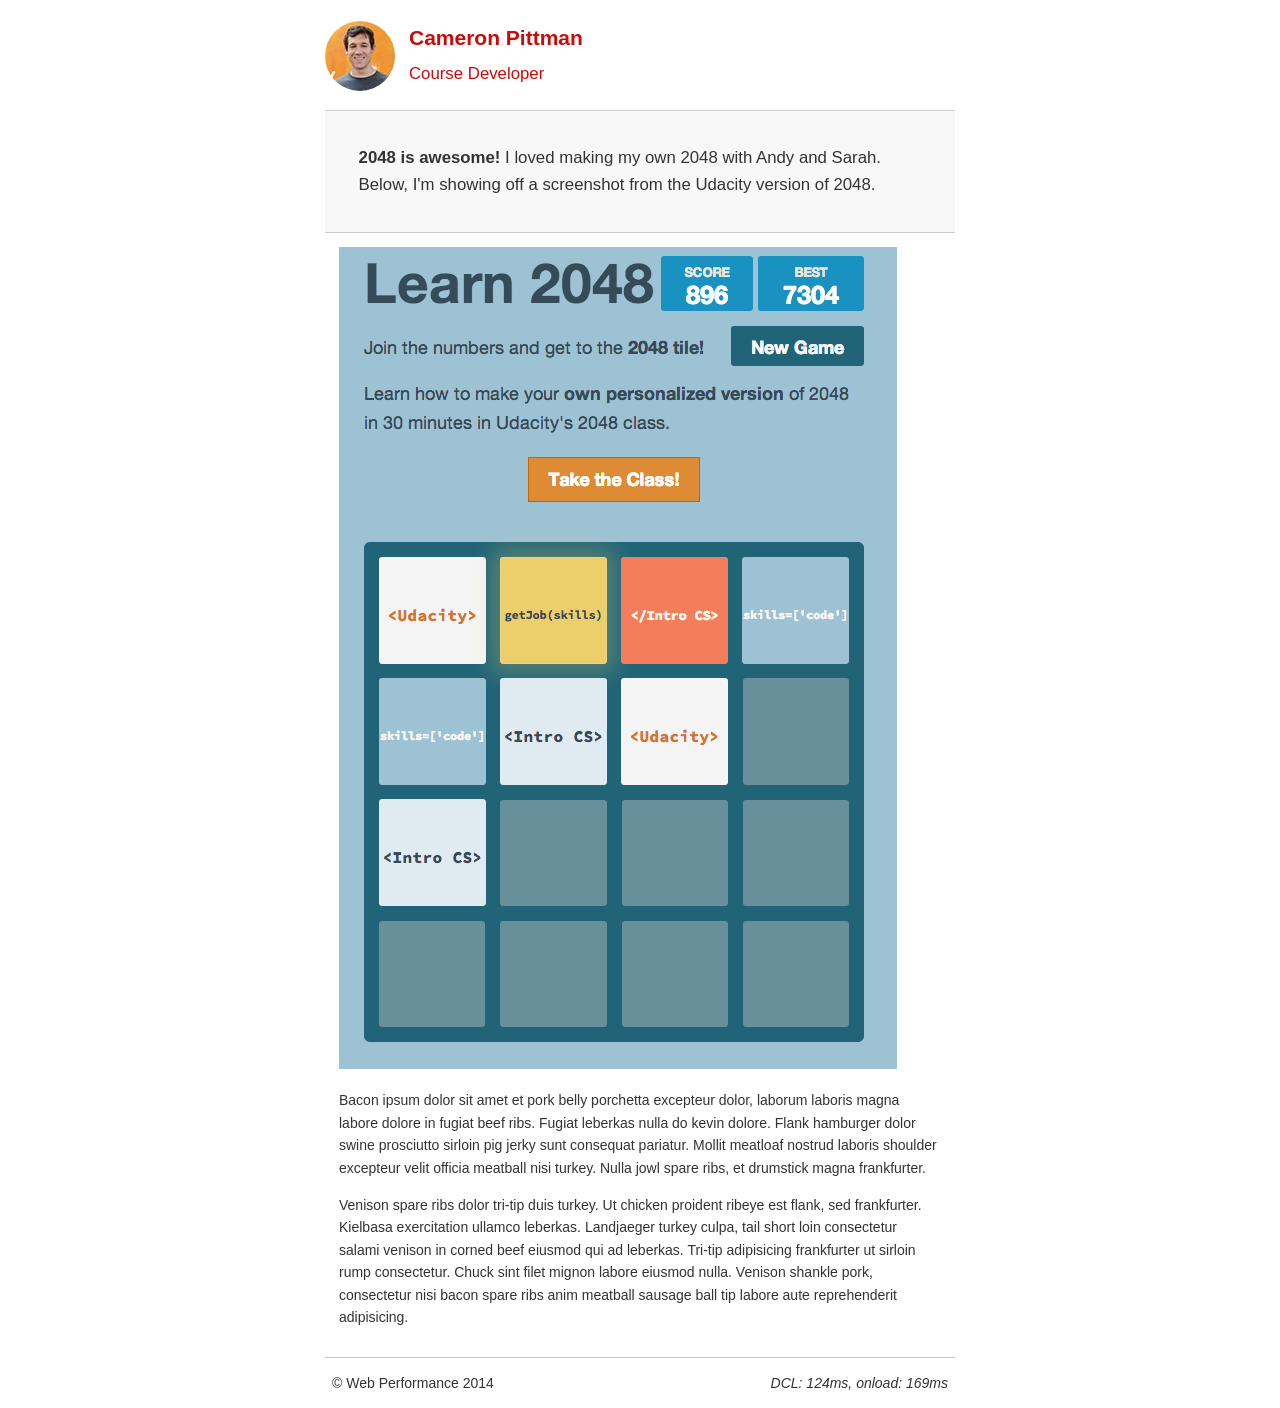
<file: project-2048.html>
<!DOCTYPE html>
<html lang="en">
  <head>
    <meta charset="utf-8">
    <meta name="viewport" content="width=device-width, initial-scale=1">
    <meta name="description" content=" FILL ME IN ">
    <meta name="author" content=" FILL ME IN ">
    <title>Cameron Pittman: Portfolio</title>

    <!-- Hmm, what is the impact of web fonts on speed? Measure it... -->
    <!-- <link href="//fonts.googleapis.com/css?family=Open+Sans:400,700" rel="stylesheet"> -->

    <link href="css/style.css" rel="stylesheet">
    <link href="css/print.css" rel="stylesheet">

    <script>
      (function(w,g){w['GoogleAnalyticsObject']=g;
      w[g]=w[g]||function(){(w[g].q=w[g].q||[]).push(arguments)};w[g].l=1*new Date();})(window,'ga');

      // Optional TODO: replace with your Google Analytics profile ID.
      ga('create', 'UA-XXXX-Y');
      ga('send', 'pageview');
    </script>
    <script src="//www.google-analytics.com/analytics.js"></script>
    <script src="js/perfmatters.js"></script>
  </head>

  <body>
    <header>
      <a href="/"><img src="img/profilepic.jpg"></a>
      <p>Cameron Pittman<br><span>Course Developer</span></p>
    </header>

    <div class="container">
      <div class="hero">
        <strong>2048 is awesome!</strong> I loved making my own 2048 with Andy and Sarah. Below, I'm showing off a screenshot from the Udacity version of 2048.
      </div>

      <div class="content">

        <img class="img-responsive" src="img/2048.png">

        <p>Bacon ipsum dolor sit amet et pork belly porchetta excepteur dolor, laborum laboris magna labore dolore in fugiat beef ribs. Fugiat leberkas nulla do kevin dolore. Flank hamburger dolor swine prosciutto sirloin pig jerky sunt consequat pariatur. Mollit meatloaf nostrud laboris shoulder excepteur velit officia meatball nisi turkey. Nulla jowl spare ribs, et drumstick magna frankfurter.</p>

        <p>Venison spare ribs dolor tri-tip duis turkey. Ut chicken proident ribeye est flank, sed frankfurter. Kielbasa exercitation ullamco leberkas. Landjaeger turkey culpa, tail short loin consectetur salami venison in corned beef eiusmod qui ad leberkas. Tri-tip adipisicing frankfurter ut sirloin rump consectetur. Chuck sint filet mignon labore eiusmod nulla. Venison shankle pork, consectetur nisi bacon spare ribs anim meatball sausage ball tip labore aute reprehenderit adipisicing.</p>

    </div>

    <footer>
      <p>&copy; Web Performance 2014 <span id="crp-stats"></span></p>
    </footer>
  </body>
</html>
</file>
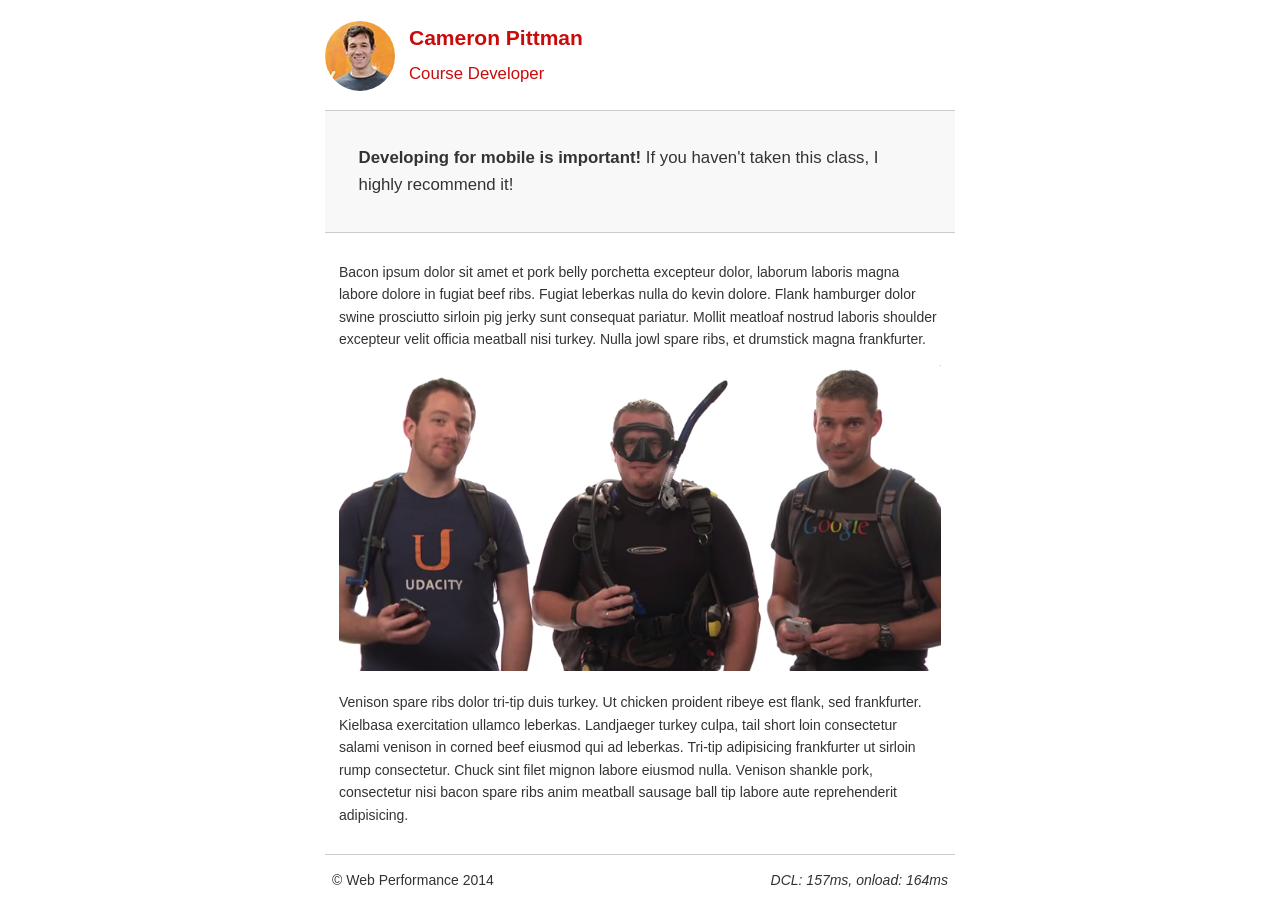
<file: project-mobile.html>
<!DOCTYPE html>
<html lang="en">
  <head>
    <meta charset="utf-8">
    <meta name="viewport" content="width=device-width, initial-scale=1">
    <meta name="description" content=" FILL ME IN ">
    <meta name="author" content=" FILL ME IN ">
    <title>Cameron Pitman: Portfolio</title>

    <!-- Hmm, what is the impact of web fonts on speed? Measure it... -->
    <!-- <link href="//fonts.googleapis.com/css?family=Open+Sans:400,700" rel="stylesheet"> -->

    <link href="css/style.css" rel="stylesheet">
    <link href="css/print.css" rel="stylesheet">

    <script>
      (function(w,g){w['GoogleAnalyticsObject']=g;
      w[g]=w[g]||function(){(w[g].q=w[g].q||[]).push(arguments)};w[g].l=1*new Date();})(window,'ga');

      // Optional TODO: replace with your Google Analytics profile ID.
      ga('create', 'UA-XXXX-Y');
      ga('send', 'pageview');
    </script>
    <script src="http://www.google-analytics.com/analytics.js"></script>
    <script async src="js/perfmatters.js"></script>
  </head>

  <body>
    <header>
      <a href="/"><img src="img/profilepic.jpg"></a>
      <p>Cameron Pittman<br><span>Course Developer</span></p>
    </header>

    <div class="container">
      <div class="hero">
        <strong>Developing for mobile is important!</strong> If you haven't taken this class, I highly recommend it!
      </div>

      <div class="content">

        <p>Bacon ipsum dolor sit amet et pork belly porchetta excepteur dolor, laborum laboris magna labore dolore in fugiat beef ribs. Fugiat leberkas nulla do kevin dolore. Flank hamburger dolor swine prosciutto sirloin pig jerky sunt consequat pariatur. Mollit meatloaf nostrud laboris shoulder excepteur velit officia meatball nisi turkey. Nulla jowl spare ribs, et drumstick magna frankfurter.</p>

        <img src="img/mobilewebdev.jpg">

        <p>Venison spare ribs dolor tri-tip duis turkey. Ut chicken proident ribeye est flank, sed frankfurter. Kielbasa exercitation ullamco leberkas. Landjaeger turkey culpa, tail short loin consectetur salami venison in corned beef eiusmod qui ad leberkas. Tri-tip adipisicing frankfurter ut sirloin rump consectetur. Chuck sint filet mignon labore eiusmod nulla. Venison shankle pork, consectetur nisi bacon spare ribs anim meatball sausage ball tip labore aute reprehenderit adipisicing.</p>

    </div>

    <footer>
      <p>&copy; Web Performance 2014 <span id="crp-stats"></span></p>
    </footer>
  </body>
</html>
</file>
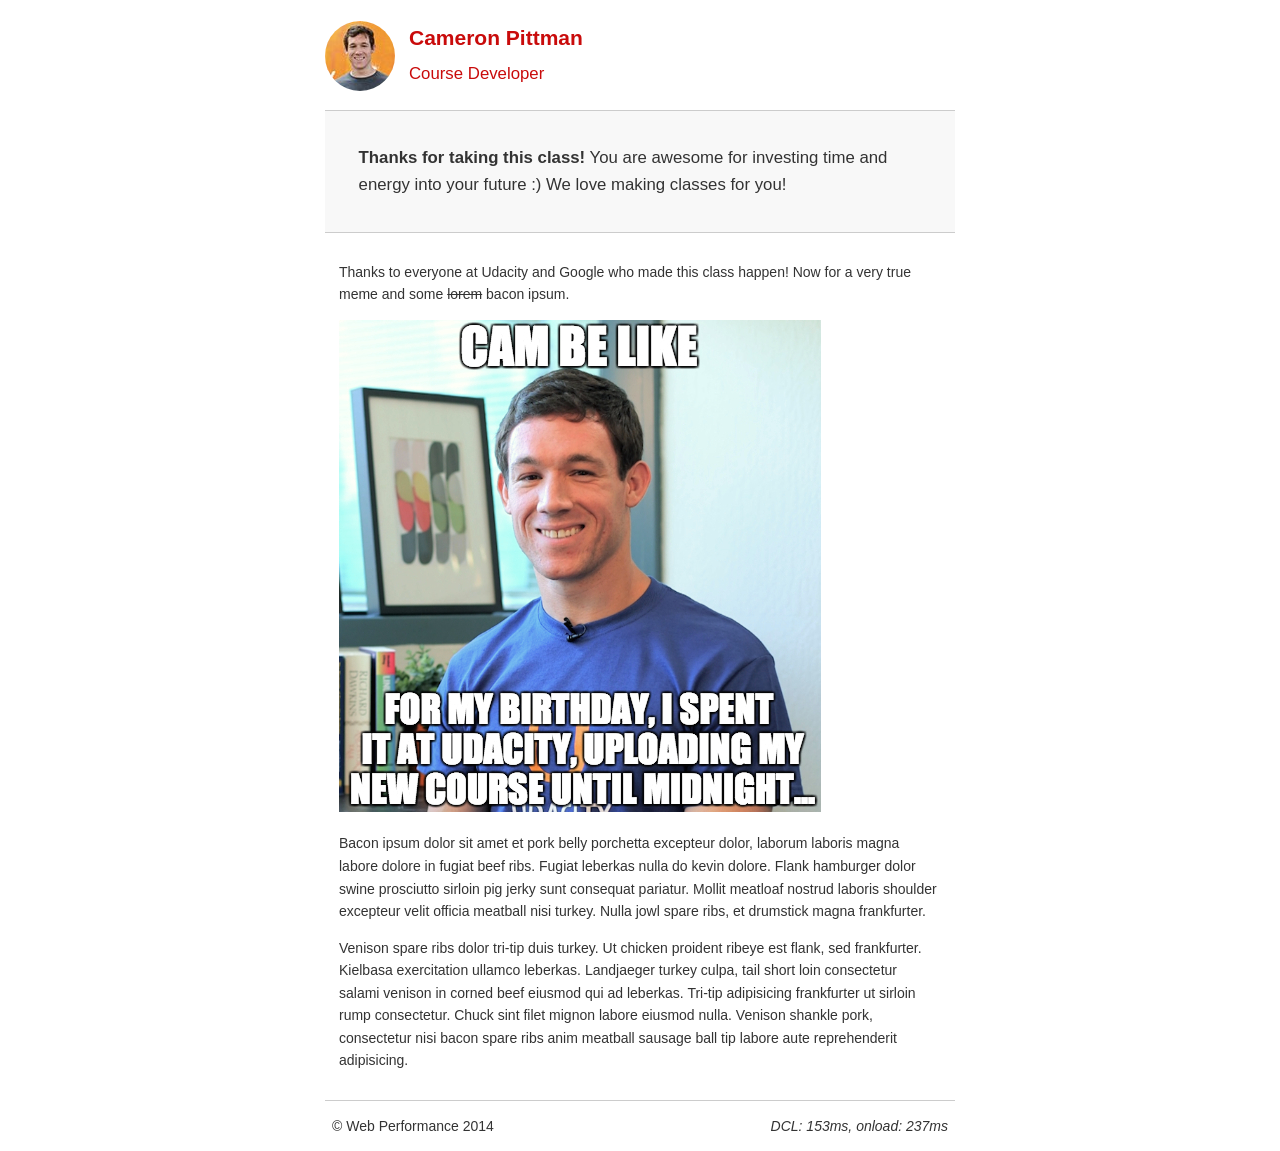
<file: project-webperf.html>
<!DOCTYPE html>
<html lang="en">
  <head>
    <meta charset="utf-8">
    <meta name="viewport" content="width=device-width, initial-scale=1">
    <meta name="description" content=" FILL ME IN ">
    <meta name="author" content=" FILL ME IN ">
    <title>Cameron Pittman: Portfolio</title>

    <!-- Hmm, what is the impact of web fonts on speed? Measure it... -->
    <!-- <link href="//fonts.googleapis.com/css?family=Open+Sans:400,700" rel="stylesheet"> -->

    <link href="css/style.css" rel="stylesheet">
    <link href="css/print.css" rel="stylesheet">

    <script>
      (function(w,g){w['GoogleAnalyticsObject']=g;
      w[g]=w[g]||function(){(w[g].q=w[g].q||[]).push(arguments)};w[g].l=1*new Date();})(window,'ga');

      // Optional TODO: replace with your Google Analytics profile ID.
      ga('create', 'UA-XXXX-Y');
      ga('send', 'pageview');
    </script>
    <script src="http://www.google-analytics.com/analytics.js"></script>
    <script async src="js/perfmatters.js"></script>
  </head>

  <body>
    <header>
      <a href="/"><img src="img/profilepic.jpg"></a>
      <p>Cameron Pittman<br><span>Course Developer</span></p>
    </header>

    <div class="container">
      <div class="hero">
        <strong>Thanks for taking this class!</strong> You are awesome for investing time and energy into your future :) We love making classes for you!
      </div>

      <div class="content">

        <p>Thanks to everyone at Udacity and Google who made this class happen! Now for a very true meme and some <strike>lorem</strike> bacon ipsum.</p>

        <img src="img/cam_be_like.jpg">

        <p>Bacon ipsum dolor sit amet et pork belly porchetta excepteur dolor, laborum laboris magna labore dolore in fugiat beef ribs. Fugiat leberkas nulla do kevin dolore. Flank hamburger dolor swine prosciutto sirloin pig jerky sunt consequat pariatur. Mollit meatloaf nostrud laboris shoulder excepteur velit officia meatball nisi turkey. Nulla jowl spare ribs, et drumstick magna frankfurter.</p>

        <p>Venison spare ribs dolor tri-tip duis turkey. Ut chicken proident ribeye est flank, sed frankfurter. Kielbasa exercitation ullamco leberkas. Landjaeger turkey culpa, tail short loin consectetur salami venison in corned beef eiusmod qui ad leberkas. Tri-tip adipisicing frankfurter ut sirloin rump consectetur. Chuck sint filet mignon labore eiusmod nulla. Venison shankle pork, consectetur nisi bacon spare ribs anim meatball sausage ball tip labore aute reprehenderit adipisicing.</p>

    </div>

    <footer>
      <p>&copy; Web Performance 2014 <span id="crp-stats"></span></p>
    </footer>
  </body>
</html>
</file>
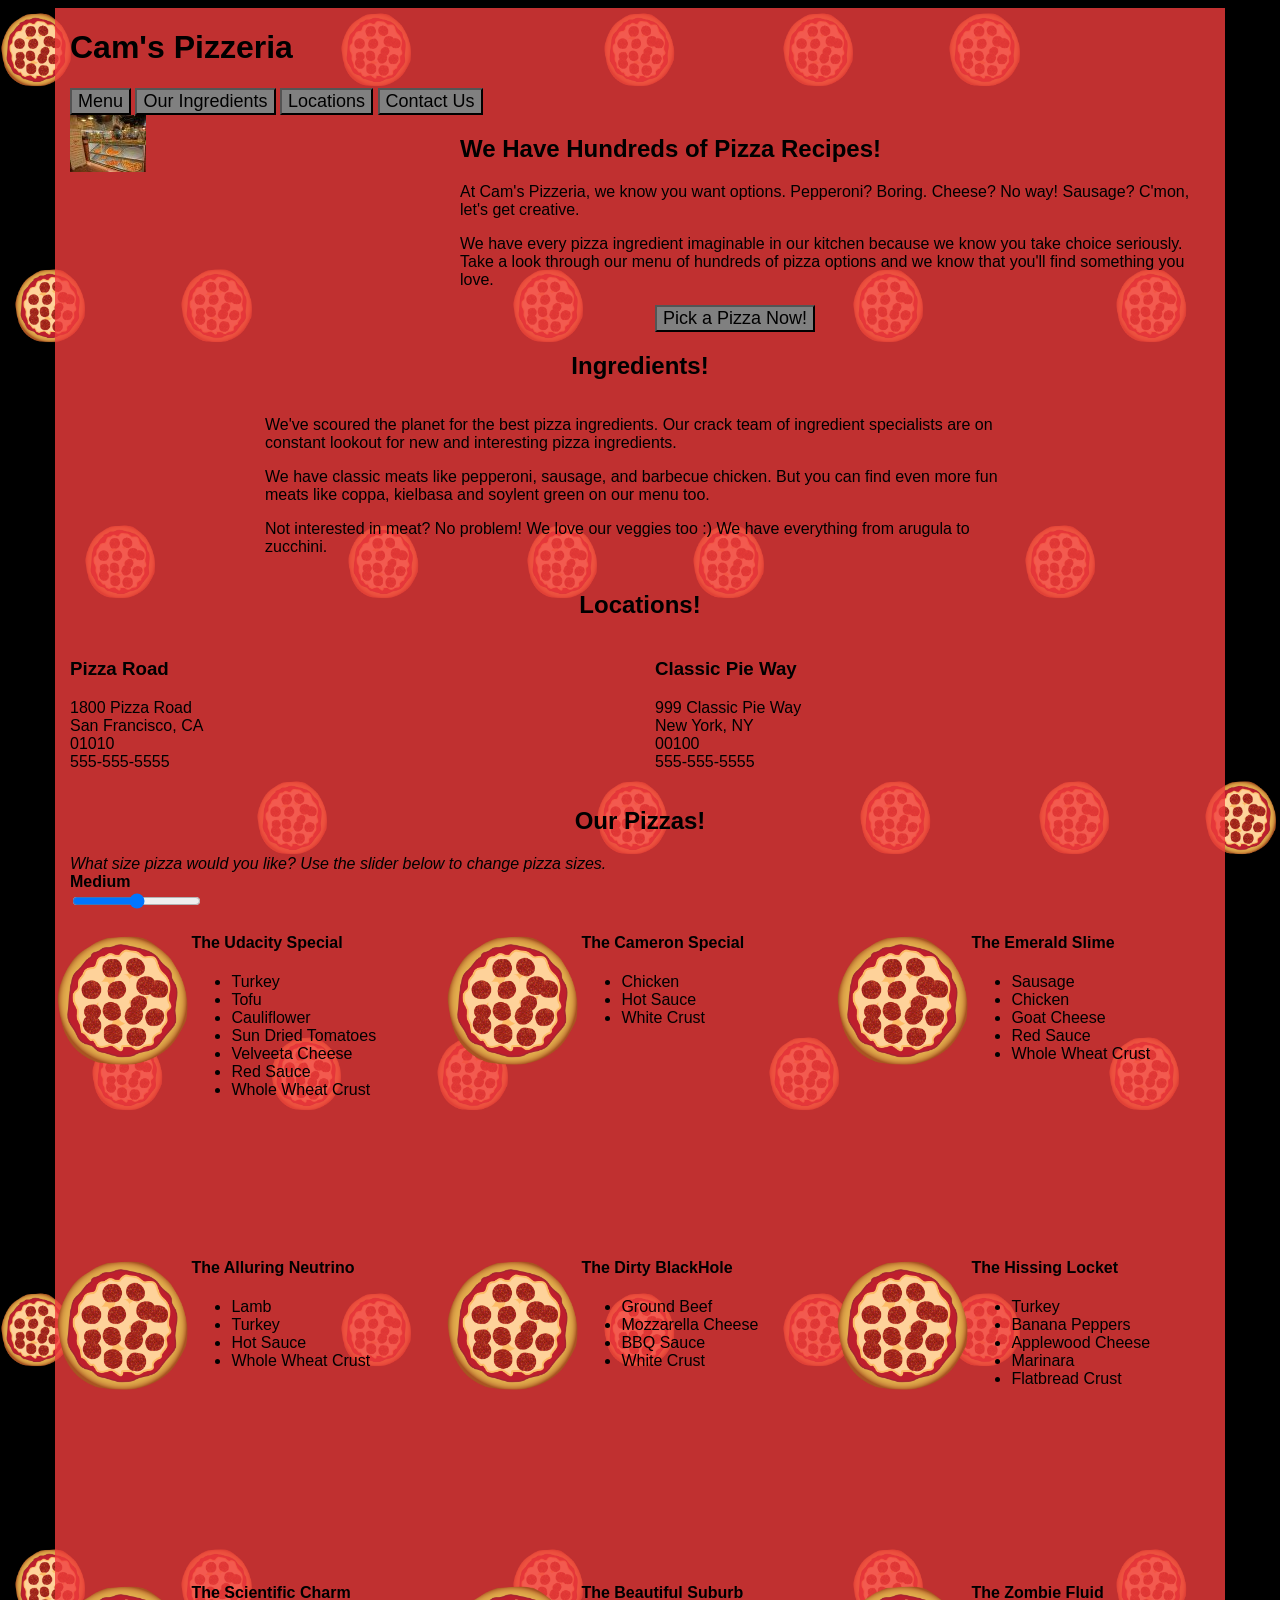
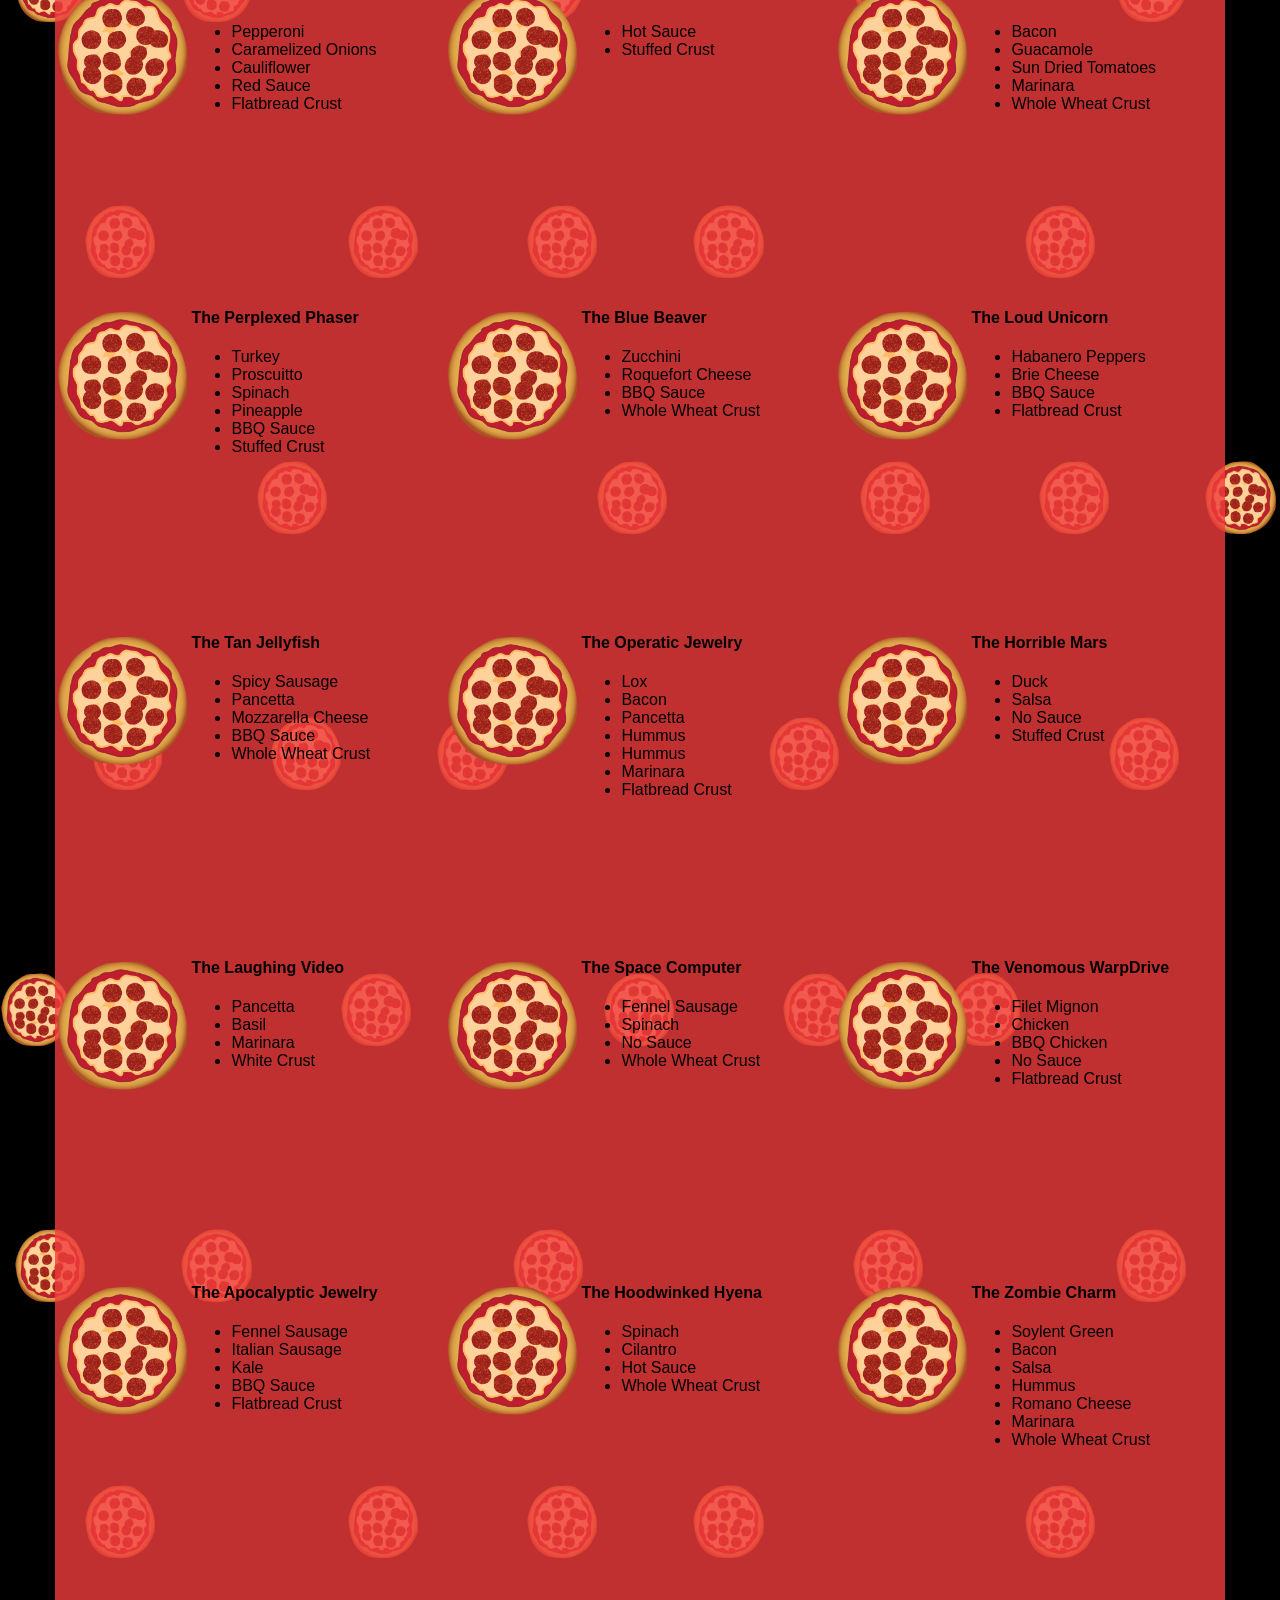
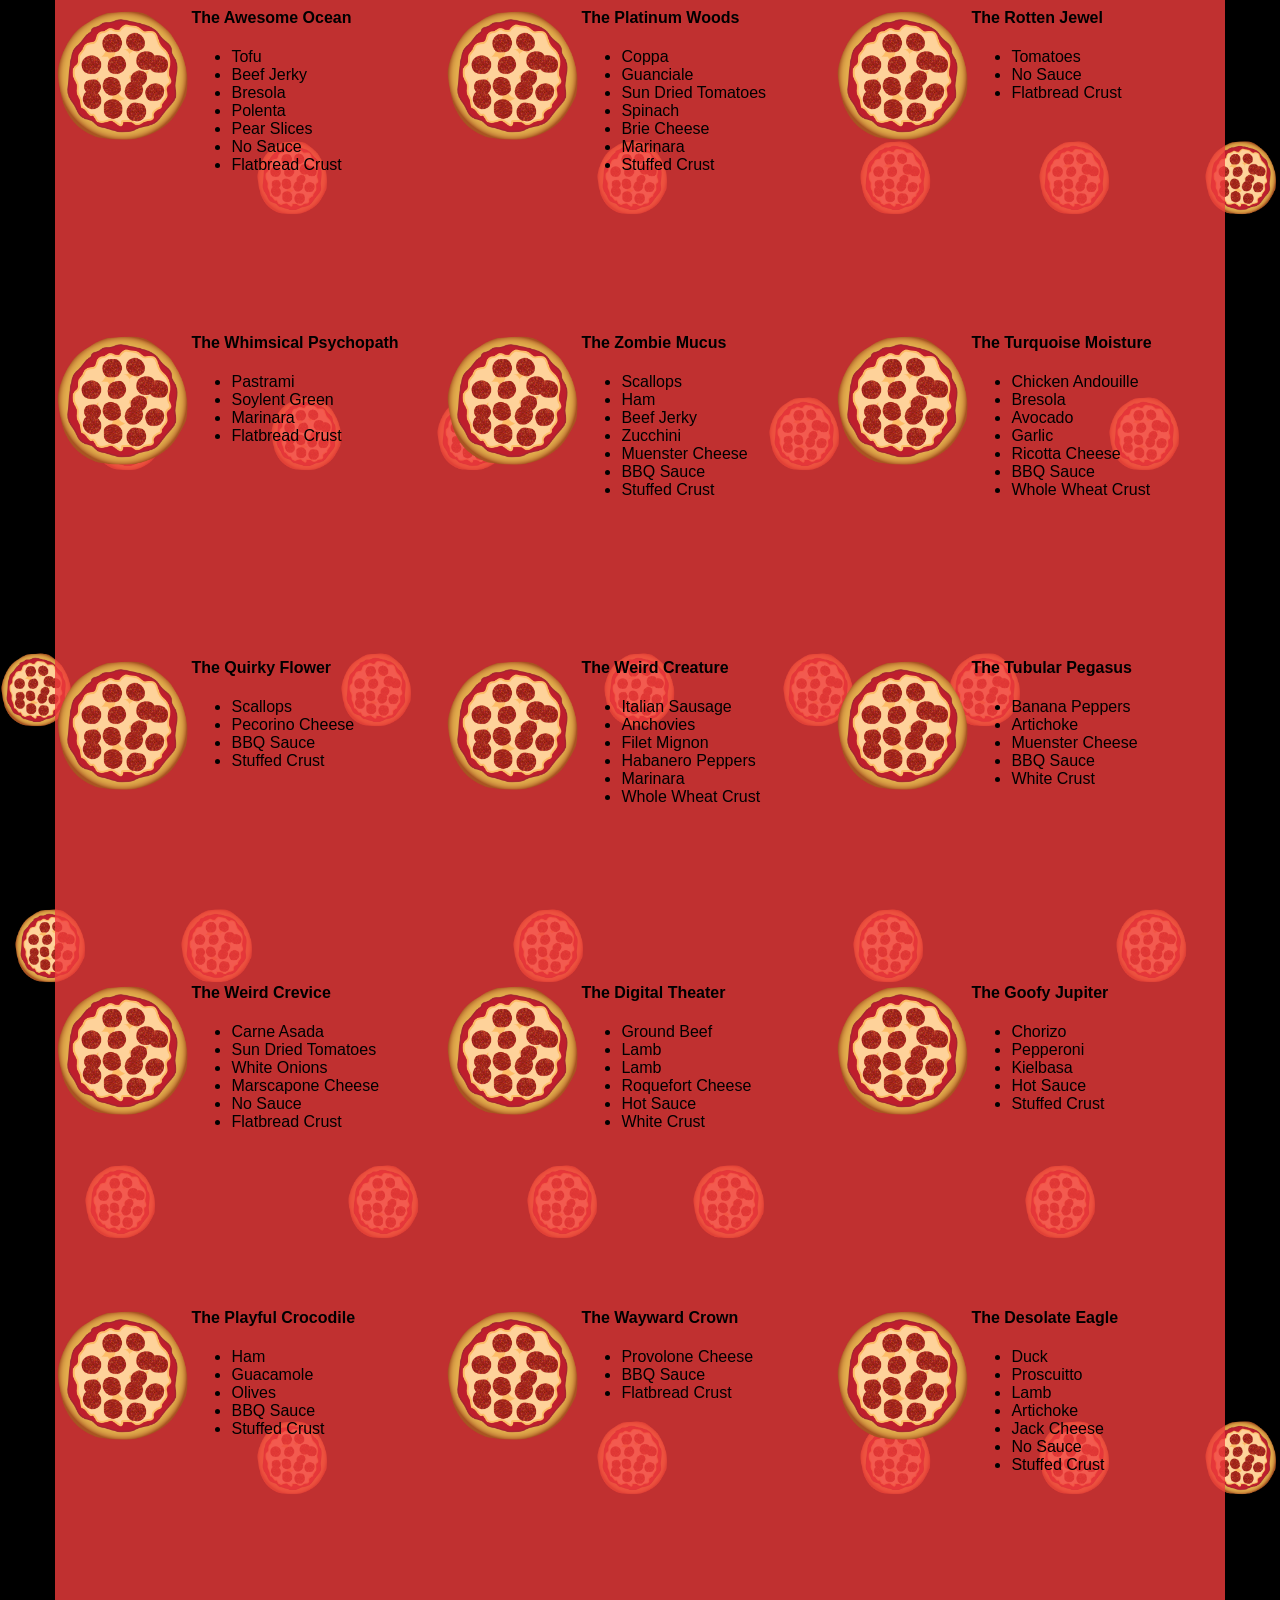
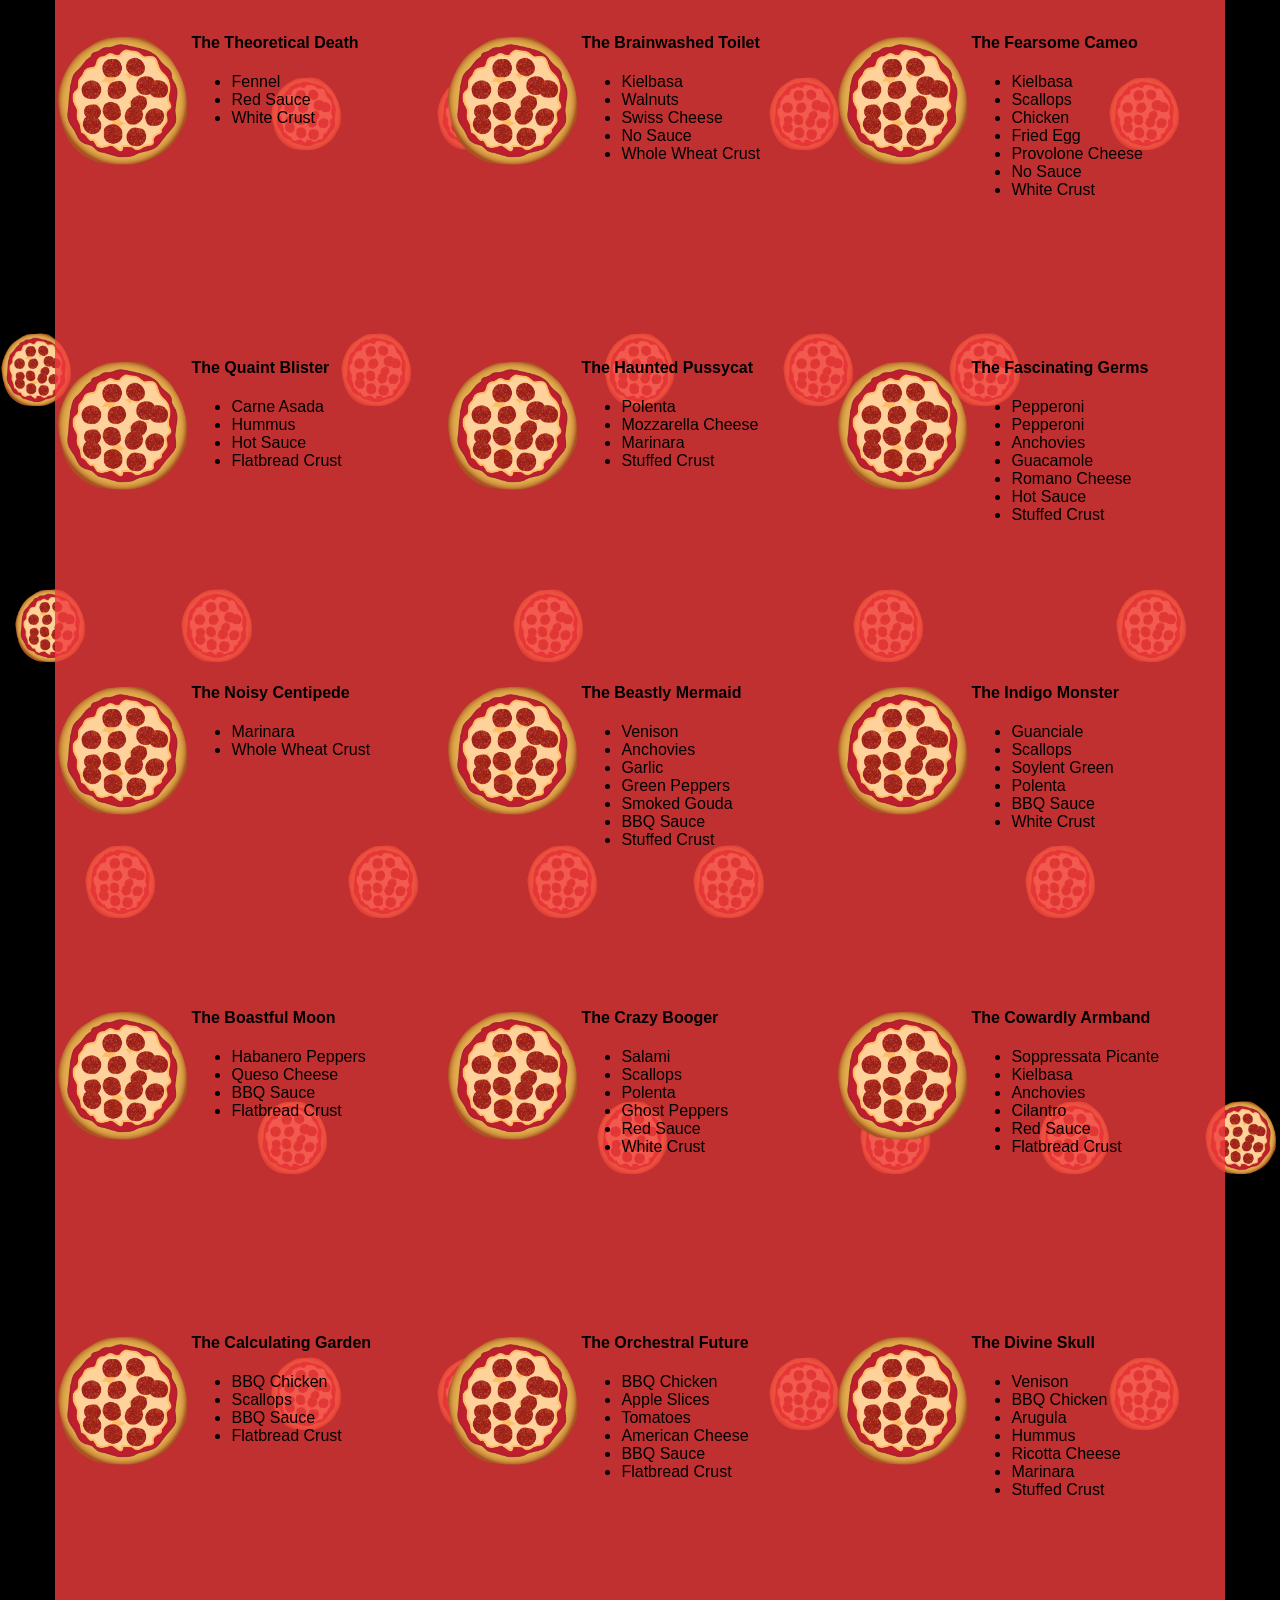
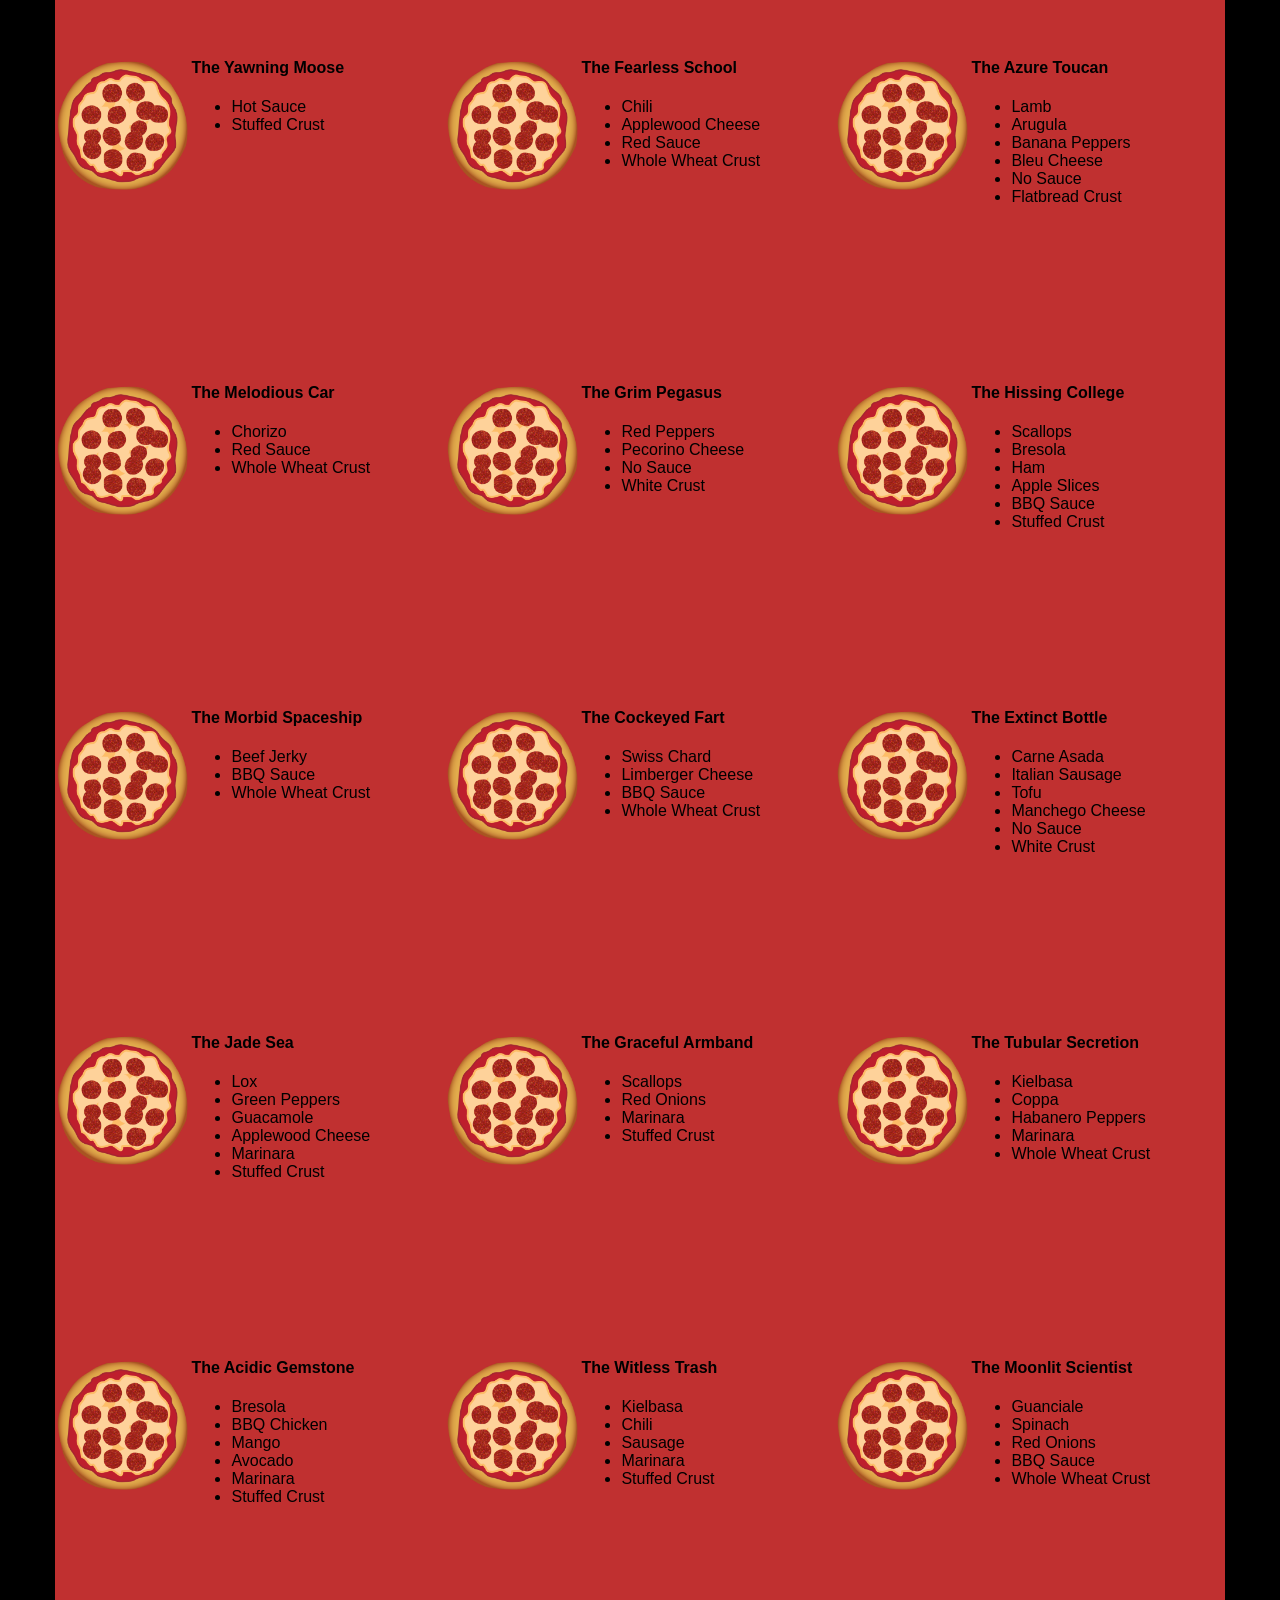
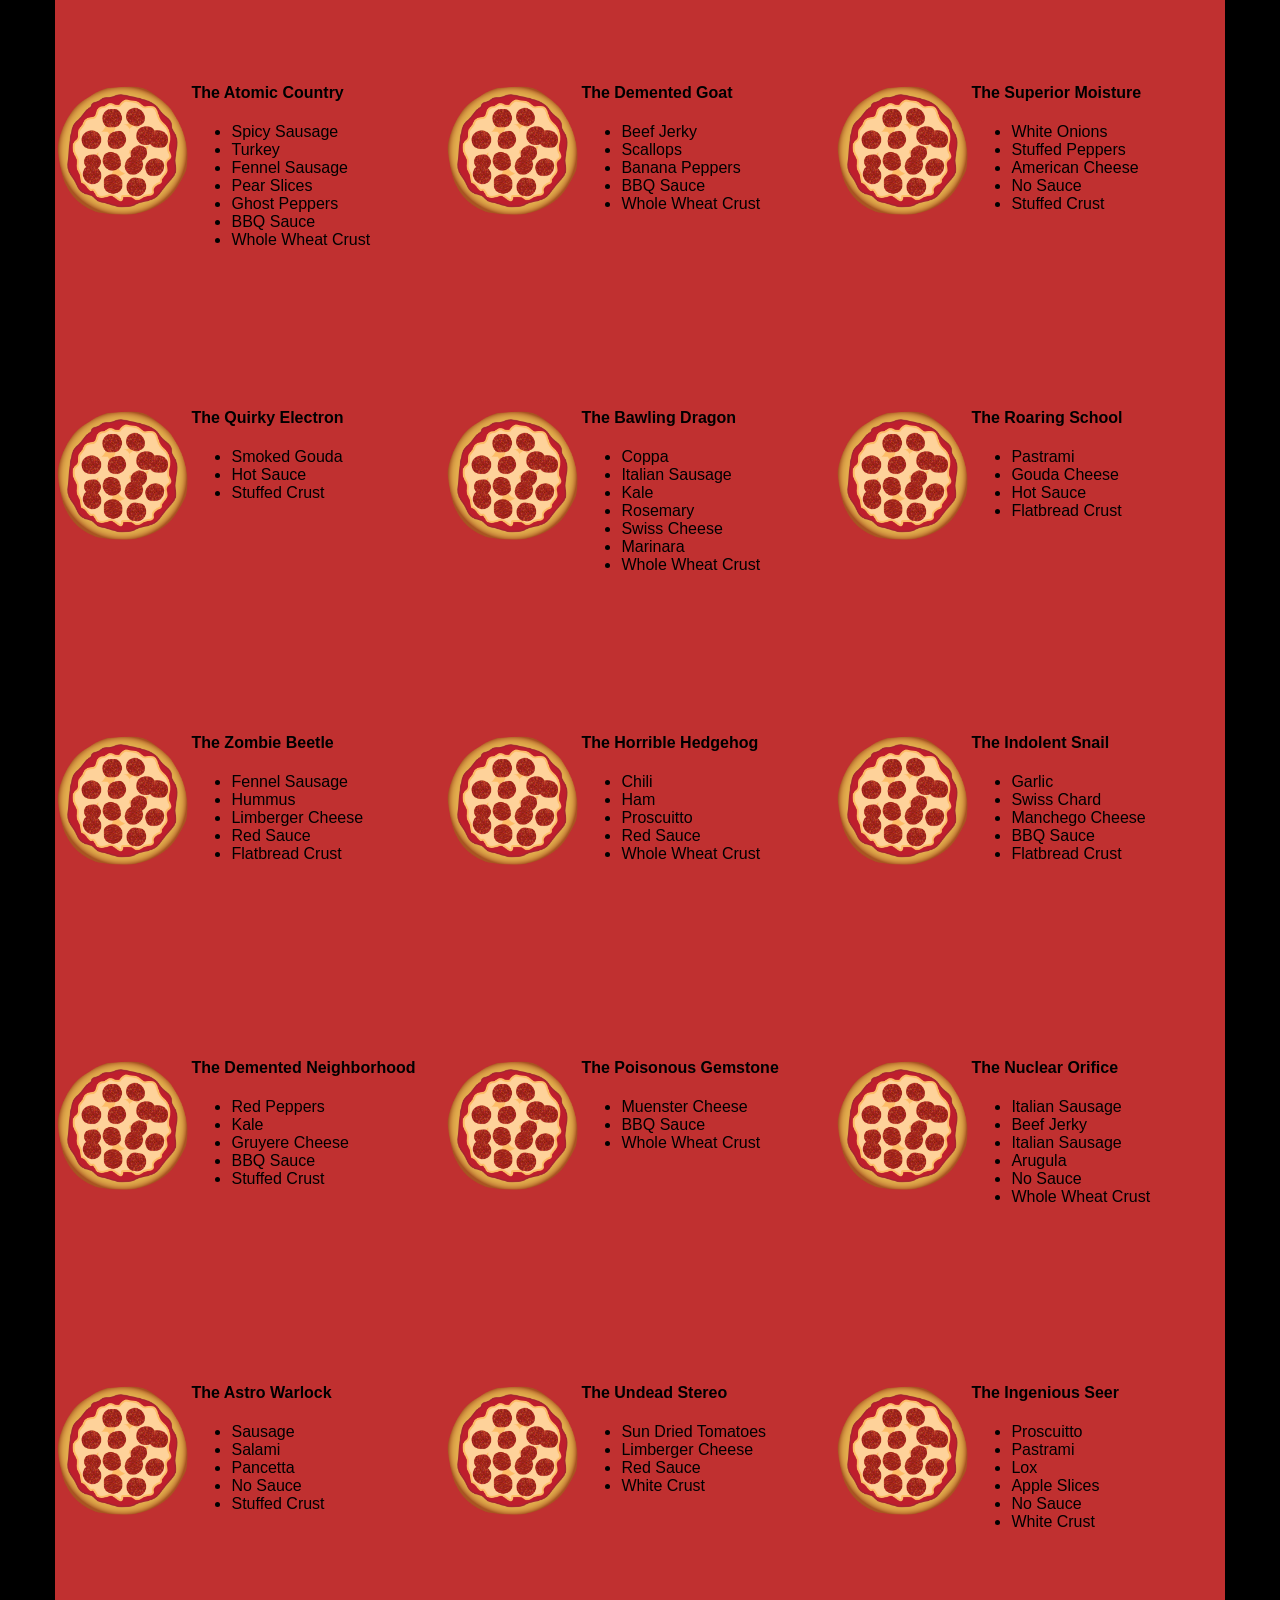
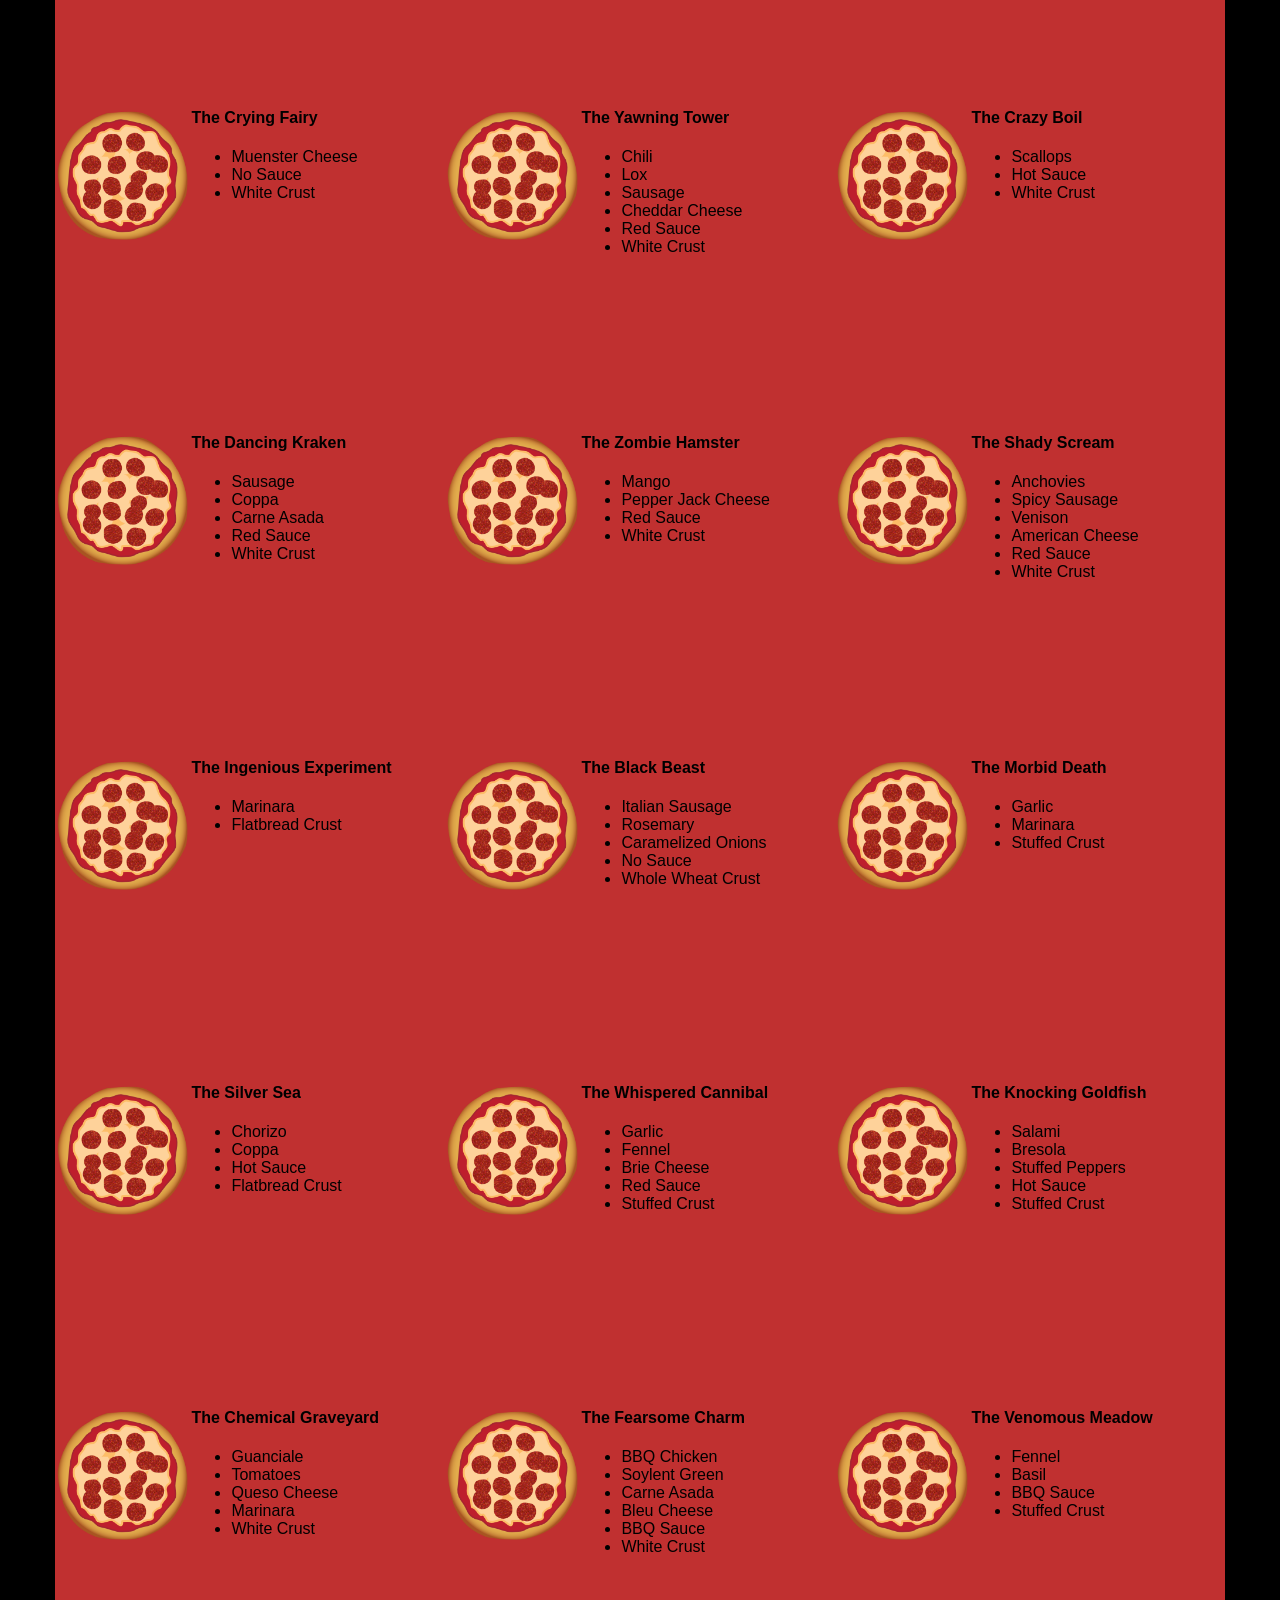
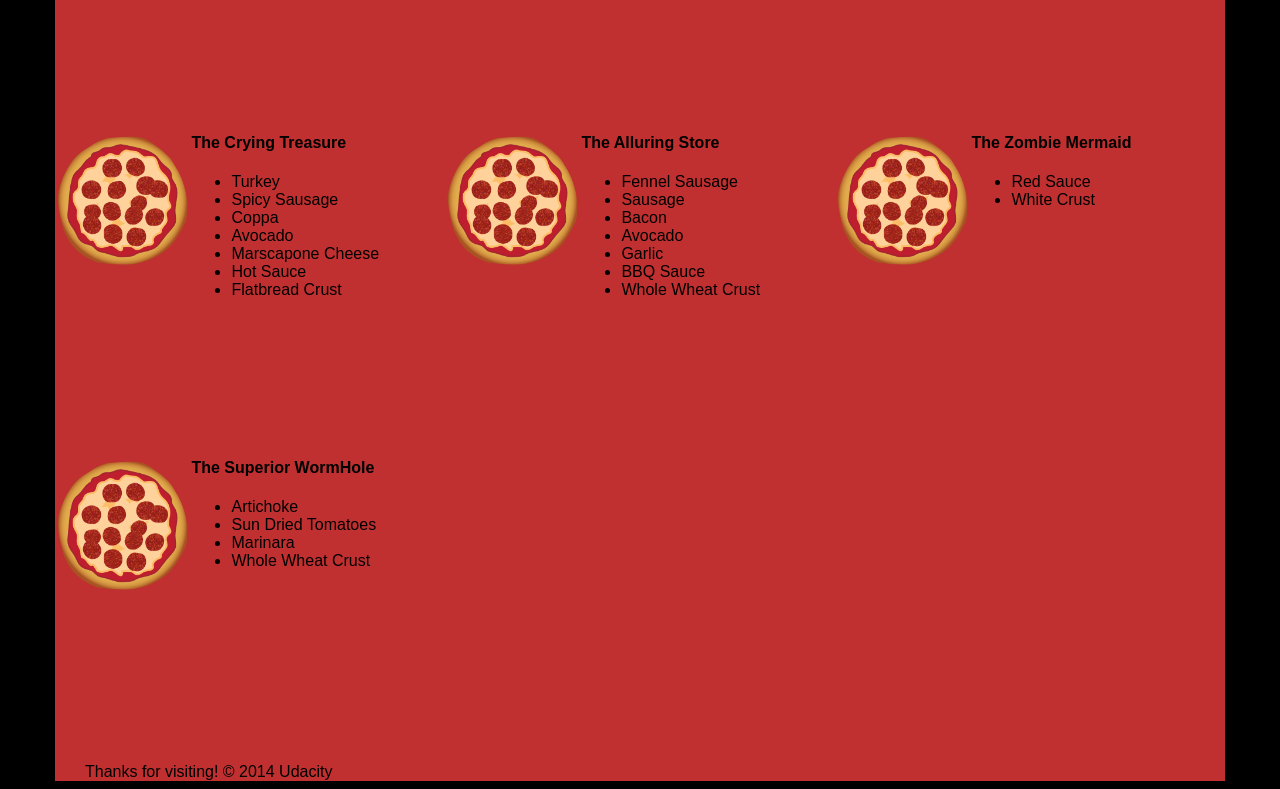
<file: views/pizza.html>
<!DOCTYPE HTML>
<html>
<head>
  <link rel="stylesheet" href="css/style.css">
  <link rel="stylesheet" href="css/bootstrap-grid.css">
</head>

<body>
  <div class="container">
    <div id="header" class="row">
      <div class="col-md-6">
        <div class="row">
          <div class="col-md-12">
            <h1>Cam's Pizzeria</h1>
            <div class="row">
              <div id="menu" class="col-md-12">
                <form action="#randomPizzas">
                  <input type="submit" value="Menu">
                </form>
                <form action="#ingredients">
                  <input type="submit" value="Our Ingredients">
                </form>
                <form action="#locations">
                  <input type="submit" value="Locations">
                </form>
                <form action="#" onsubmit="alert('Thanks for clicking! This button doesn\'t do anything because this is a fake pizzeria :\)')">
                  <input type="submit" value="Contact Us">
                </form>
              </div>
            </div>
          </div>
        </div>
      </div>
      <div id="movingPizzas1" class="col-md-6">
      </div>
    </div>
    <div id="callToAction" class="row">
      <div class="col-md-4">
        <img src="images/pizzeria.jpg" class="img-responsive"> <!-- Image credit to: http://commons.wikimedia.org/wiki/File:HK_TST_night_%E5%98%89%E8%98%AD%E9%81%93_Granville_Road_restaurant_Paisano's_Pizzeria_pizza_Dec-2013.JPG -->
      </div>
      <div class="col-md-8">
        <div class="row">
          <div class="col-md-12">
            <h2>We Have Hundreds of Pizza Recipes!</h2>
            <p>At Cam's Pizzeria, we know you want options. Pepperoni? Boring. Cheese? No way! Sausage? C'mon, let's get creative.</p>

            <p>We have every pizza ingredient imaginable in our kitchen because we know you take choice seriously. Take a look through our menu of hundreds of pizza options and we know that you'll find something you love.</p>
          </div>
        </div>
        <div class="row">
          <div class="col-md-6 col-md-push-3">
            <form action="#randomPizzas">
              <input type="submit" value="Pick a Pizza Now!">
            </form>
          </div>
        </div>
      </div>
    </div>
    <div id="ingredients" class="row">
      <div class="col-md-8 col-md-push-2">
        <div class="row">
          <div class="col-md-12 centered">
            <h2>Ingredients!</h2>
          </div>
        </div>
        <div class="row">
          <div class="col-md-12">
            <p>We've scoured the planet for the best pizza ingredients. Our crack team of ingredient specialists are on constant lookout for new and interesting pizza ingredients.</p>

            <p>We have classic meats like pepperoni, sausage, and barbecue chicken. But you can find even more fun meats like coppa, kielbasa and soylent green on our menu too.</p>

            <p>Not interested in meat? No problem! We love our veggies too :) We have everything from arugula to zucchini.</p>
          </div>
        </div>
      </div>
    </div>
    <div id="locations" class="row">
      <div class="col-md-12">
        <h2 style="text-align: center">Locations!</h2>
        <div class="row">
          <div class="col-md-6">
            <h3>Pizza Road</h3>
            <p>1800 Pizza Road<br>San Francisco, CA<br>01010<br>555-555-5555</p>
          </div>
          <div class="col-md-6">
            <h3>Classic Pie Way</h3>
            <p>999 Classic Pie Way<br>New York, NY<br>00100<br>555-555-5555</p>
          </div>
        </div>
      </div>
    </div>
    <div id="pizzaGenerator" class="row">
      <div class="col-md-12">
        <h2 style="text-align: center">Our Pizzas!</h2>
        <div class="row">
          <div class="col-md-12">
            <em>What size pizza would you like? Use the slider below to change pizza sizes.</em>
          </div>
          <div id="pizzaSize" class="col-md-6">Medium</div>
          <div class="col-md-12">
            <input id="sizeSlider" type="range" min="1" max="3" value="2" step="1" onchange="resizePizzas(this.value)"></input>
          </div>
        </div>
        <div id="randomPizzas" class="row">
          <div id="pizza0" class="randomPizzaContainer" style="width:33.33%; height: 325px;">
            <div style="width:35%">
              <img src="images/pizza.png" class="img-responsive">
            </div>
            <div style="width:65%">
              <h4>The Udacity Special</h4>
              <ul>
                <li>Turkey</li>
                <li>Tofu</li>
                <li>Cauliflower</li>
                <li>Sun Dried Tomatoes</li>
                <li>Velveeta Cheese</li>
                <li>Red Sauce</li>
                <li>Whole Wheat Crust</li>
              </ul>
            </div>
          </div>
          <div id="pizza1" class="randomPizzaContainer" style="width:33.33%; height: 325px;">
            <div style="width:35%">
              <img src="images/pizza.png" class="img-responsive">
            </div>
            <div style="width:65%">
              <h4>The Cameron Special</h4>
              <ul>
                <li>Chicken</li>
                <li>Hot Sauce</li>
                <li>White Crust</li>
              </ul>
            </div>
          </div>
        </div>
      </div>
    </div>
    <div id="footer" class="col-md-12">Thanks for visiting! &copy; 2014 Udacity</div>
  </div>
  <script type="text/javascript" src="js/main.js"></script>
</body>

</html>
</html>
</file>
<file: css/style.css>
html{font-size:100%;overflow-y:scroll;-webkit-tap-highlight-color:rgba(0,0,0,0);-ms-text-size-adjust:100%;-webkit-text-size-adjust:none}body{margin:0;font-size:14px;line-height:1.61;font-weight:400}body,button,input,select,textarea{font-family:'Open Sans', sans-serif;color:#333}a{color:#12C}a:visited{color:#61C}a:focus{outline:thin dotted}a:hover,a:active{color:#c00;outline:0}b,strong{font-weight:bold}pre,code{font-family:monospace, monospace;font-size:1em}ul,ol{margin:1em 0;padding:0 0 0 20px}img{border:0;max-width:100%}body{background:#fff}header,footer,.container{max-width:45em;margin:0 auto}header{padding:0 0.5em;color:#C90B0B}header img{border-radius:40px;float:left}header p{font-size:1.5em;font-weight:bold;padding-left:4em}header p span{font-size:0.8em;font-weight:normal}.hero{padding:2em;background-color:#f8f8f8;font-size:1.2em;border-bottom:1px solid #ccc;border-top:1px solid #ccc}.content{padding:1em 1em}.content li{list-style-type:none;font-size:1.1em}li img{float:left;padding-right:1em}li p{font-size:0.9em;font-style:italic}footer{padding:0 0.5em;border-top:1px solid #ccc}footer span{float:right;font-style:italic}@media only screen and (max-width: 480px){body{font-size:12px}header p{padding-left:4.5em}}
</file>
<file: css/print.css>
@media print{*{background:transparent !important;color:black !important;text-shadow:none !important;filter:none !important;-ms-filter:none !important}a,a:visited{color:#444 !important;text-decoration:underline}a[href]:after{content:" (" attr(href) ")"}tr,img{page-break-inside:avoid}img{max-width:100% !important}@page{margin:0.5cm}p,h2,h3{orphans:3;widows:3}h2,h3{page-break-after:avoid}}
</file>
<file: views/css/style.css>
/** {
  outline: 1px solid red !important;
}*/
* {
  -webkit-box-sizing: border-box;
  -moz-box-sizing: border-box;
  -box-sizing: border-box;
}

body {
  font-family: "Trebuchet MS", Helvetica, sans-serif;
  background: black;
}

input {
  background: grey;
  font-size: 18px;
}

form {
  display: inline-block;
}

.centered {
  text-align: center;
}

#pizzaSize {
  font-weight: 800;
}

.mover {
  position: fixed;
  width: 256px;
  z-index: -1;
}

.randomPizzaContainer {
  float: left;
  display: flex;
}

.randomPizzaContainer:after {
  content: "";
  display: table;
  clear:both;
}

 .container {
  background-color: rgba(240, 60, 60, 0.8);
}
</file>
